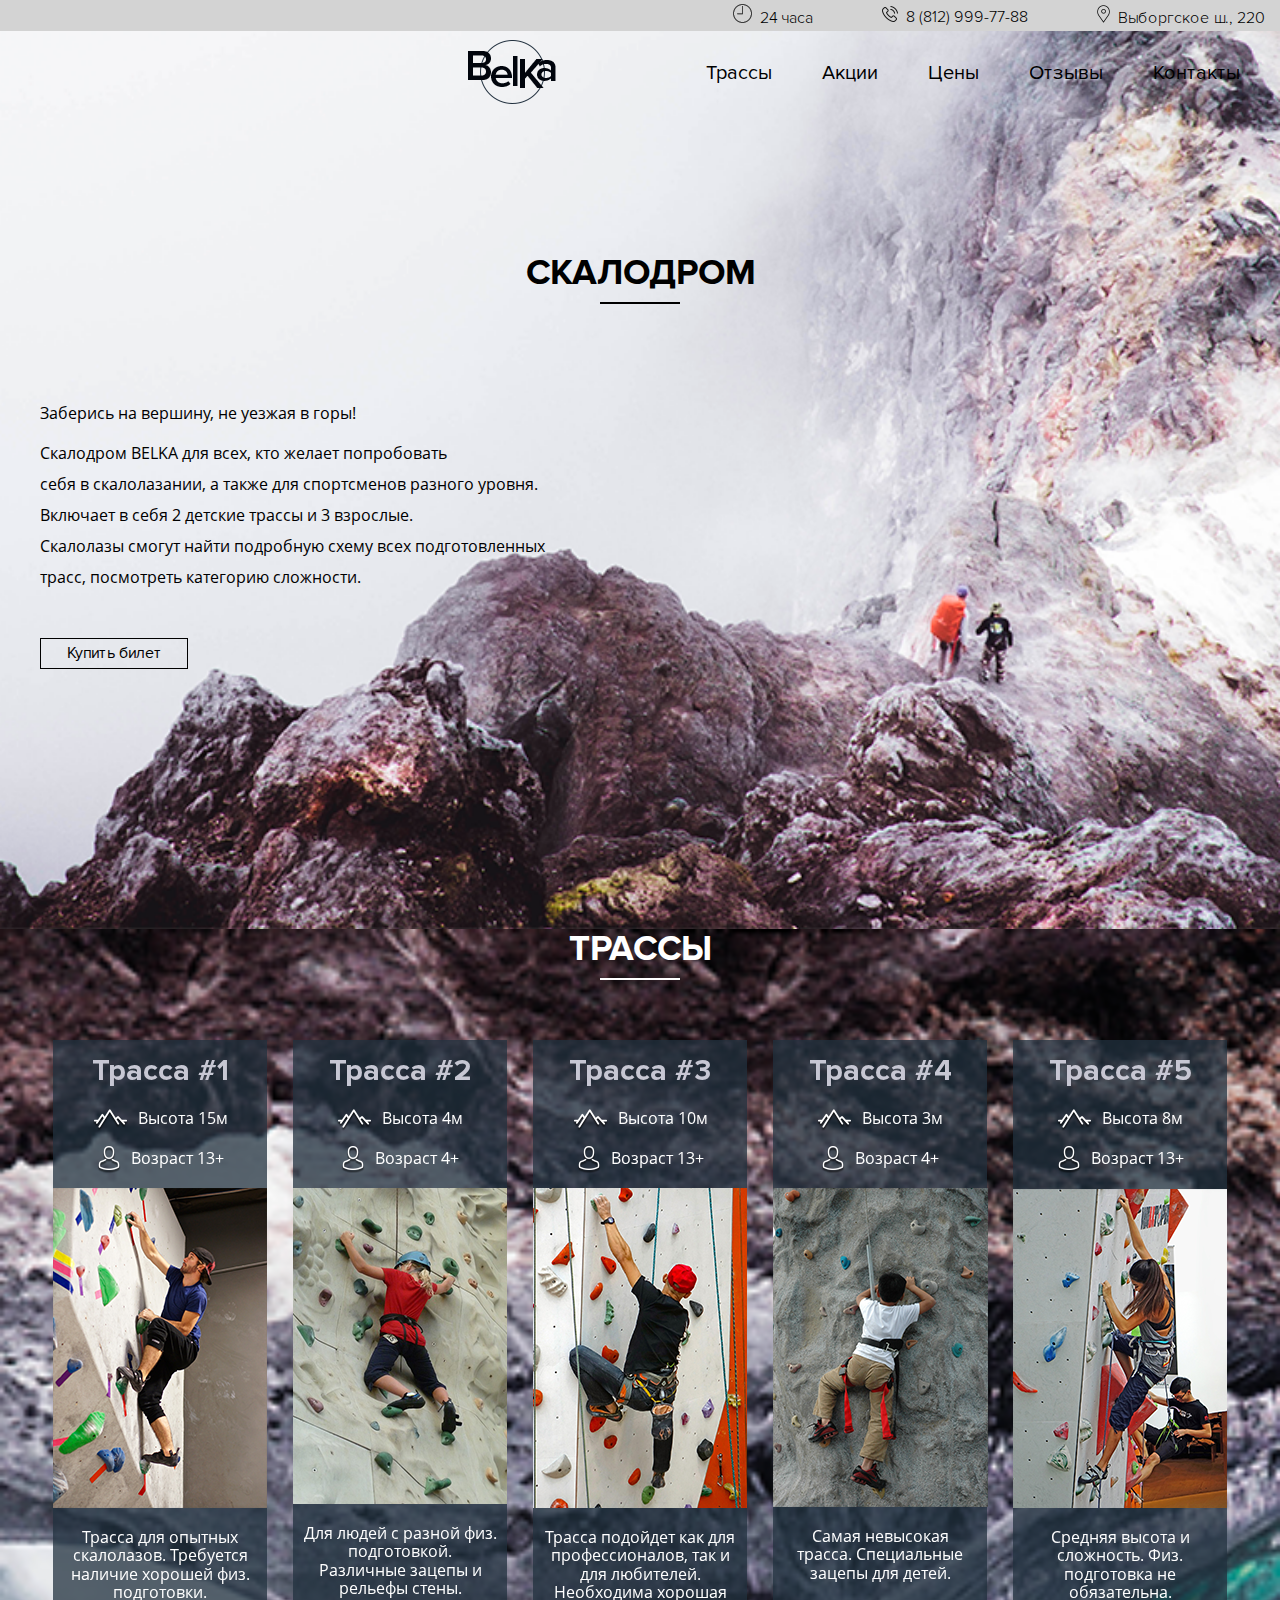
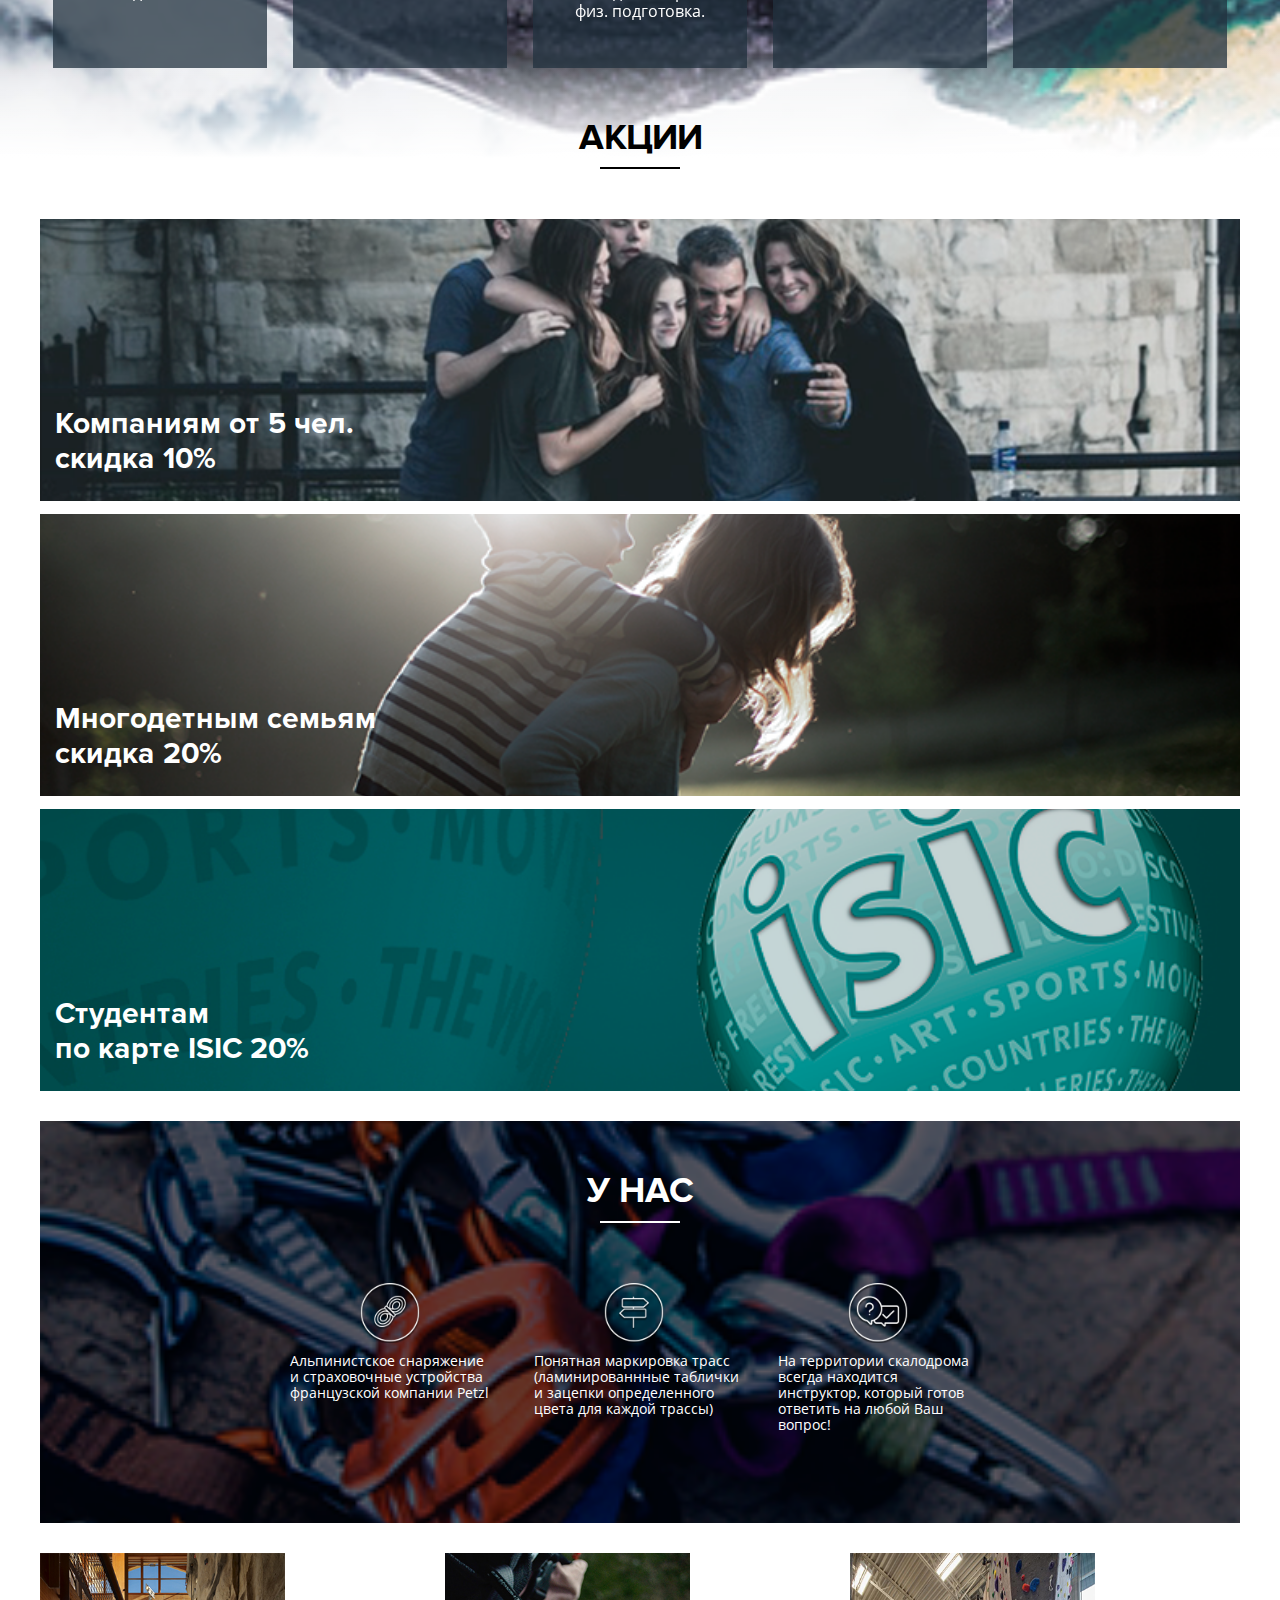
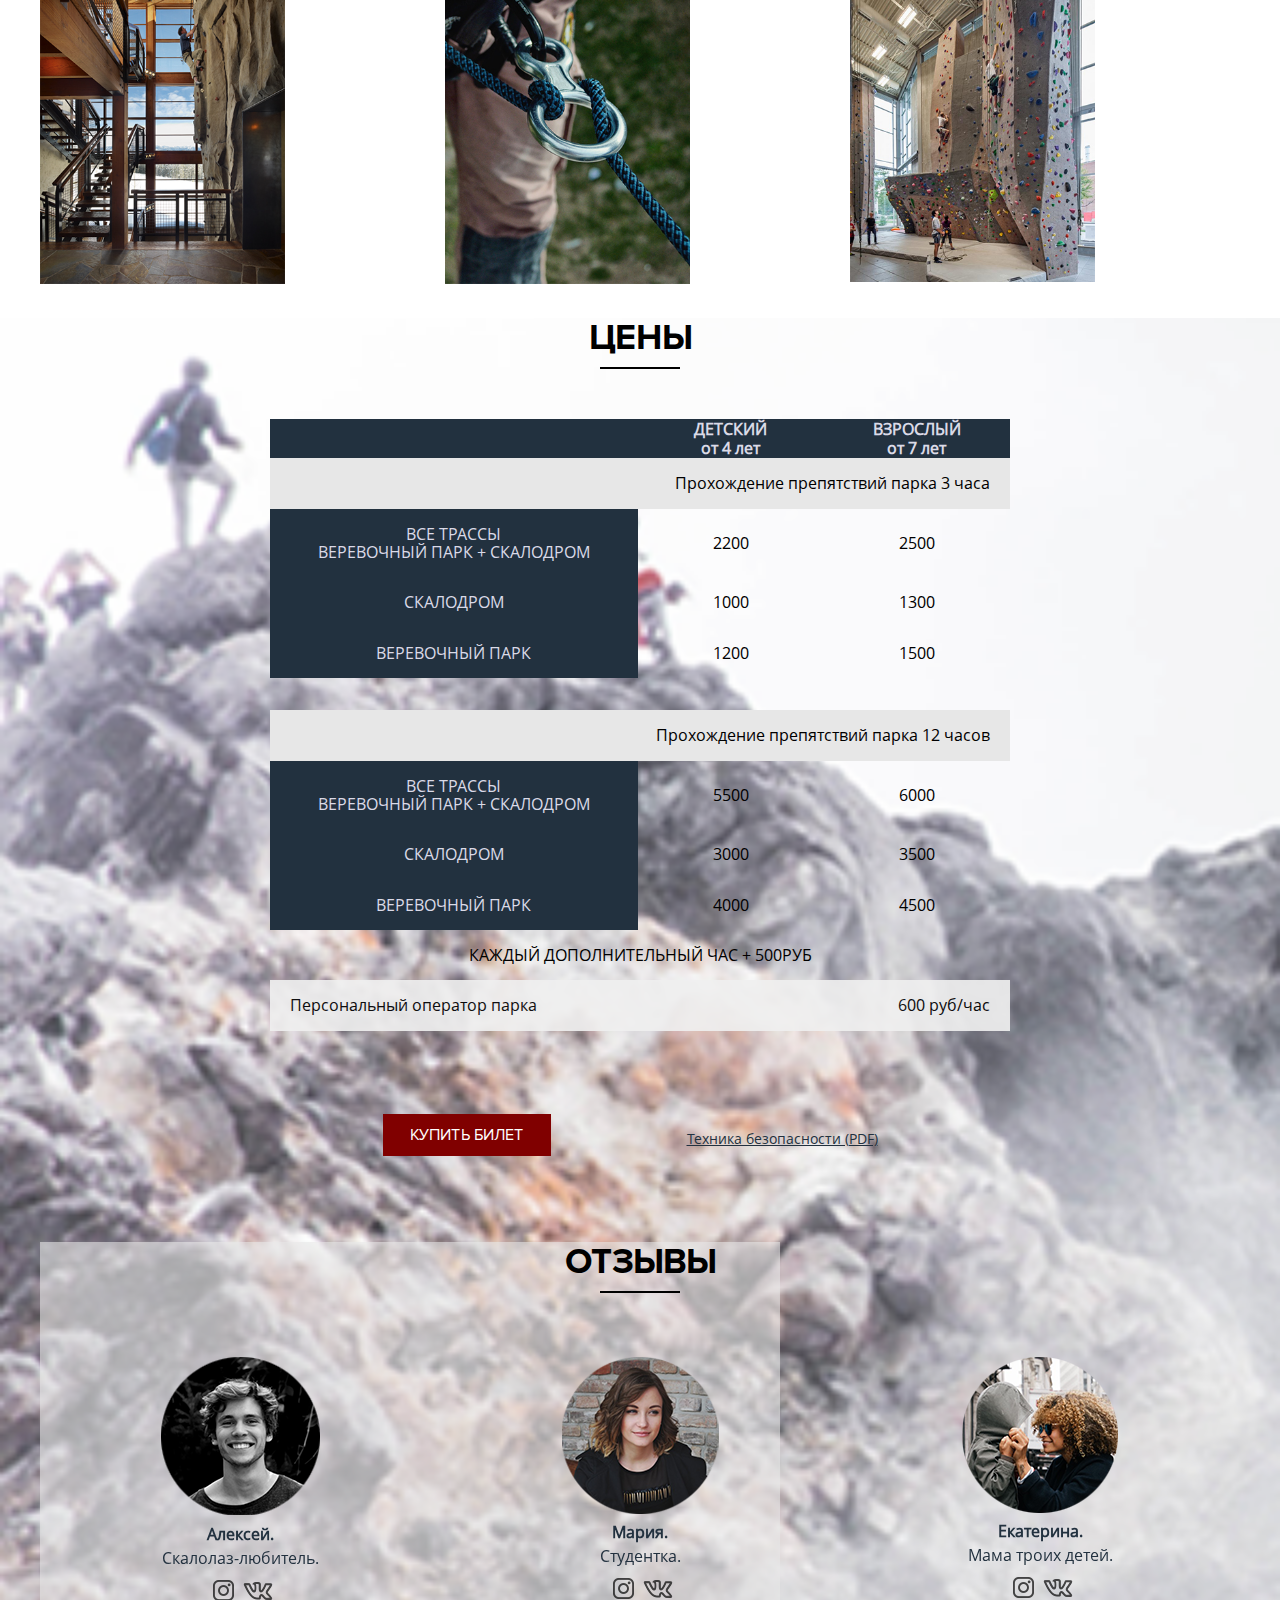
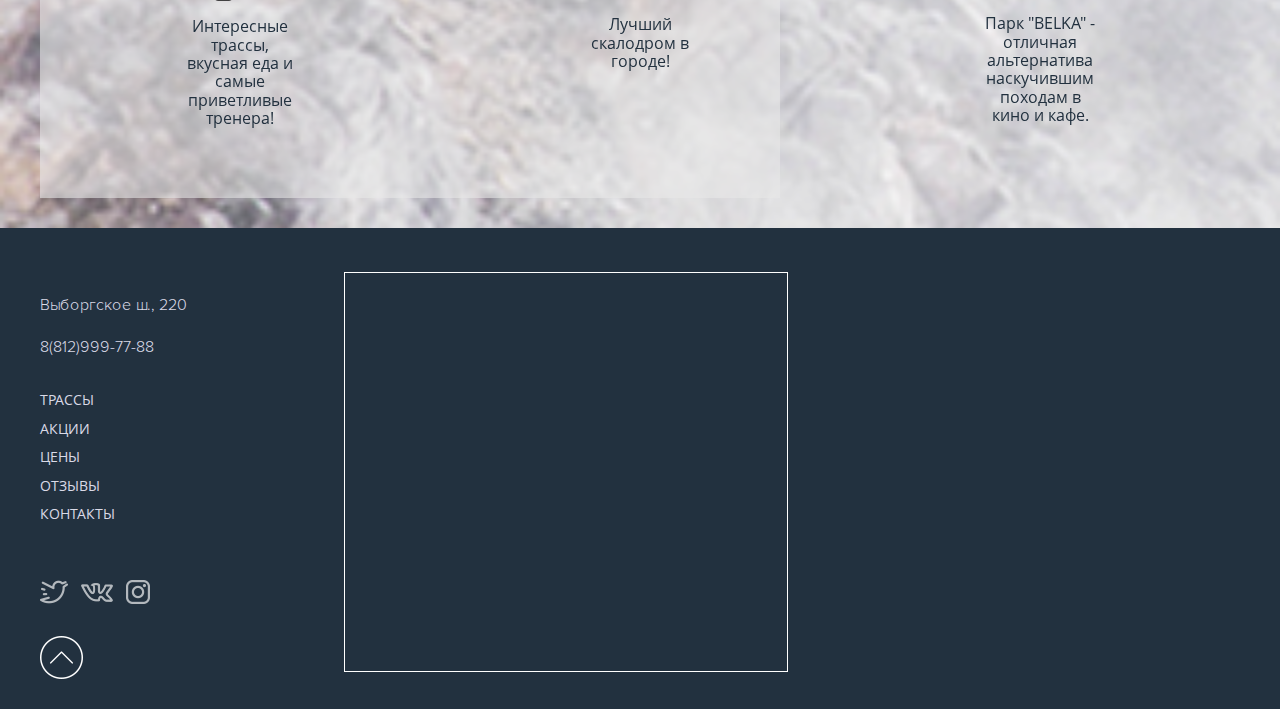
<file: index.html>
<!DOCTYPE html>
<html lang="ru">
<head>
	<meta charset="UTF-8">
	 <!-- адаптивность -->
	<meta name="viewport" content="width=device-width, initial-scale=1">
	<link rel="stylesheet" type="text/css" href="css/normalize.css">
	<link rel="stylesheet" type="text/css" href="css/swiper.min.css">
	<link rel="stylesheet" type="text/css" href="css/styles.css">
	<title>Белка</title>
</head>
<body id="indexBody">
	<header class="page-header" id="header">
		<div class="fast-contacts">
			<ul class="contacts contacts--header">
				<li class="contacts__item contacts__item--icon1">
					24 часа
				</li>
				<li class="contacts__item contacts__item--icon2">
					<a href="tel:#" class="contacts__link">
						8 (812) 999-77-88
					</a>
				</li>
				<li class="contacts__item contacts__item--icon3">
					<a href="#" class="contacts__link">
						Выборгское ш., 220
					</a>
				</li>
			</ul>
			<button class="fast-contacts__burger" id="contactsBurger" onclick="this.classList.toggle('fast-contacts__burger--click');">	
			</button>
		</div>
		<div class="page-header__inner">
			<a href="#" class="logo">
				<img src="img/icons/belka-logo.png" alt="logo">
			</a>
			<a href="#" class="btn page-header__btn">Купить билет</a>
			<nav class="main-nav" id="mainNav">
				<ul class="main-nav__list">
					<li class="main-nav__item">
						<a href="#traces">Трассы</a>
					</li>
					<li class="main-nav__item">
						<a href="#sales">Акции</a>
					</li>
					<li class="main-nav__item">
						<a href="#prices">Цены</a>
					</li>
					<li class="main-nav__item">
						<a href="#reviews">Отзывы</a>
					</li>
					<li class="main-nav__item">
						<a href="#contacts">Контакты</a>
					</li>
					<li class="main-nav__item--320px">
						<ul class="social-networks">
							<li class="social-networks__item">
								<a href="#" class="social-networks__link social-networks__link--twitter"></a>
							</li>
							<li class="social-networks__item">
								<a href="#" class="social-networks__link social-networks__link--vk"></a>
							</li>
							<li class="social-networks__item">
								<a href="#" class="social-networks__link social-networks__link--instagram"></a>
							</li>
						</ul>
					</li>
				</ul>
			</nav>
		</div>

		<section class="promo">
			<div class="promo__inner">
				<h1 class="promo__title">Скалодром</h1>
				<span class="promo__teaser">
					Заберись на вершину, не уезжая в горы!
				</span>
				<p class="promo__text">
					Скалодром BELKA для всех, кто желает попробовать<br>
					себя в скалолазании, а также для спортсменов разного уровня.<br>
					Включает в себя 2 детские трассы и 3 взрослые.<br> Скалолазы смогут найти подробную схему всех подготовленных<br>
					трасс, посмотреть категорию сложности.
				</p>
				<a href="#" class="btn promo__btn">Купить билет</a>
			</div>
		</section>
	</header>
	<section class="traces" id="traces">
		<div class="traces__inner">
			<h2 class="traces__title">Трассы</h2>
			<div class="traces__slider swiper-container">
				<div class="traces__slider-wrapper swiper-wrapper">
					<div class="traces__slider-item swiper-slide">
						<section class="track track--1">
							<header class="track__header">
								<h3 class="track__title">Трасса #1</h3>
								<ul class="track__list">
									<li class="track__list-item track__list-item--height">Высота 15м</li>
									<li class="track__list-item track__list-item--age">Возраст 13+</li>
								</ul>
							</header>
							<div class="track__content">
								<img class="track__img track__img--1" src="img/tracks/track__img1.png" alt="track__img-1">
								<p class="track__text">Трасса для опытных скалолазов. Требуется наличие хорошей физ. подготовки.</p>
							</div>
						</section>
					</div>
					<div class="traces__slider-item swiper-slide">
						<section class="track track--2">
							<header class="track__header">
								<h3 class="track__title">Трасса #2</h3>
								<ul class="track__list">
									<li class="track__list-item track__list-item--height">Высота 4м</li>
									<li class="track__list-item track__list-item--age">Возраст 4+</li>
								</ul>
							</header>
							<div class="track__content">
								<img class="track__img track__img--2" src="img/tracks/track__img2.png" alt="track__img-2">
								<p class="track__text">Для людей с разной физ. подготовкой. Различные зацепы и рельефы стены.</p>
							</div>
						</section>
					</div>
					<div class="traces__slider-item swiper-slide">
						<section class="track track--3">
							<header class="track__header">
								<h3 class="track__title">Трасса #3</h3>
								<ul class="track__list">
									<li class="track__list-item track__list-item--height">Высота 10м</li>
									<li class="track__list-item track__list-item--age">Возраст 13+</li>
								</ul>
							</header>
							<div class="track__content">
								<img class="track__img track__img--3" src="img/tracks/track__img3.png" alt="track__img-3">
								<p class="track__text">Трасса подойдет как для профессионалов, так и для любителей. Необходима хорошая физ. подготовка.</p>
							</div>
						</section>
					</div>
					<div class="traces__slider-item swiper-slide">
						<section class="track track--4">
							<header class="track__header">
								<h3 class="track__title">Трасса #4</h3>
								<ul class="track__list">
									<li class="track__list-item track__list-item--height">Высота 3м</li>
									<li class="track__list-item track__list-item--age">Возраст 4+</li>
								</ul>
							</header>
							<div class="track__content">
								<img class="track__img track__img--4" src="img/tracks/track__img4.png" alt="track__img-4">
								<p class="track__text">Самая невысокая трасса. Специальные зацепы для детей.</p>
							</div>
						</section>
					</div>
					<div class="traces__slider-item swiper-slide">
						<section class="track track--5">
							<header class="track__header">
								<h3 class="track__title">Трасса #5</h3>
								<ul class="track__list">
									<li class="track__list-item track__list-item--height">Высота 8м</li>
									<li class="track__list-item track__list-item--age">Возраст 13+</li>
								</ul>
							</header>
							<div class="track__content">
								<img class="track__img track__img--5" src="img/tracks/track__img5.png" alt="track__img-5" >
								<p class="track__text">Средняя высота и сложность. Физ. подготовка не обязательна.</p>
							</div>
						</section>
					</div>
				</div>
			</div>
		</div>
	</section>

	<section class="sales" id="sales">
		<div class="sales__inner">
			<h2 class="sales__title">Акции</h2>
			<div class="sales__item sales__item--1">
				<p class="sales__text">Компаниям от 5 чел. <br>скидка 10%</p>
			</div>
			<div class="sales__item sales__item--2">
				<p class="sales__text">Многодетным семьям <br>скидка 20%</p>
			</div>
			<div class="sales__item sales__item--3">
				<p class="sales__text">Студентам <br>по карте ISIC 20%</p>
			</div>
		</div>
	</section>

	<section class="about" id="about">
		<div class="about__inner">
			<div class="about__top">
				<h2 class="about__title">У нас</h2>
				<div class="about__wrap-item">
					<div class="about__item about__item--1">
						<p class="about__text">Альпинистское снаряжение и страховочные устройства французской компании Petzl</p>
					</div>
					<div class="about__item about__item--2">
						<p class="about__text">Понятная маркировка трасс (ламинированнные таблички и зацепки определенного цвета для каждой трассы)</p>
					</div>
					<div class="about__item about__item--3">
						<p class="about__text">На территории скалодрома всегда находится инструктор, который готов ответить на любой Ваш вопрос!</p>
					</div>
				</div>
			</div>
		

			<div class="about__bottom">
				<div class="about__slider swiper-container">
					<div class="about__slider-wrapper swiper-wrapper">
						<div class="about__slider-item swiper-slide">
							<img class="about__img" src="img/gallery/gallery-photo-1.jpg" alt="about-img-1">
						</div>
						<div class="about__slider-item swiper-slide">
							<img class="about__img" src="img/gallery/gallery-photo-2.jpg" alt="about-img-2">
						</div>
						<div class="about__slider-item swiper-slide">
							<img class="about__img" src="img/gallery/gallery-photo-3.jpg" alt="about-img-3">
						</div>
					</div>
				</div>
			</div>
		</div>
	</section>
	
	<div class="prices-reviews-wrapper">

		<section class="prices"  id="prices">

				<h2 class="prices__title">Цены</h2>
				<div class="prices__mobile">
					<select class="prices__select" name="" id="">
						<option class="prices__option" selected disabled hidden>Выберите возраст</option>
						<option class="prices__option" value="">Детский от 4 лет</option>
						<option class="prices__option" value="">Взрослый от 7 лет</option>
					</select>
					<select class="prices__select" name="" id="">
						<option class="prices__option" selected disabled hidden>Выберете место</option>
						<option class="prices__option" value="">Все трассы</option>
						<option class="prices__option" value="">Скалодром</option>
						<option class="prices__option" value="">Веревочный парк</option>
					</select>
					<select class="prices__select" name="" id="">
						<option class="prices__option" selected disabled hidden>Выберете длительность</option>
						<option class="prices__option" value="">Прохождение парка за 3 часа</option>
						<option class="prices__option" value="">Прохождение парка за 12 часов</option>
					</select>
					<p class="prices__costs">
						Стоимость абонемента
						<span class="prices__costs-number">0 руб</span>
					</p>
					<p class="prices__per-hour">
						Персональный оператор парка 
						<span class="prices__per-hour-number">600 руб/час</span>
					</p>
					<p class="prices__per-hour">
						Каждый дополнительный час 
						<span class="prices__per-hour-number">500 руб</span>
					</p>
				</div>
			<div class="prices__inner">
				<table class="prices__table">
					<thead class="prices__table-head">
						<tr>
							<th class="prices__table-th"></th>
							<th class="prices__table-th">ДЕТСКИЙ<br> от 4 лет</th>
							<th class="prices__table-th">ВЗРОСЛЫЙ<br> от 7 лет</th>
						</tr>
					</thead>
					<tfoot>
						<tr class="prices__table-extra-time">
							<td colspan="3">каждый дополнительный час + 500руб</td>
						</tr>
						<tr class="prices__table-operator">
							<td>Персональный оператор парка</td>
							<td colspan="2" class="prices__table-operator-price">600 руб/час</td>
						</tr>
					</tfoot>
					<tbody>
						<tr>
							<td colspan="3" class="prices__table-time">Прохождение препятствий парка 3 часа</td>
						</tr>
						<tr>
							<td class="prices__table-col1">Все трассы<br>веревочный парк + скалодром</td>
							<td class="prices__table-price">2200</td>
							<td class="prices__table-price">2500</td>
						</tr>
						<tr>
							<td class="prices__table-col1">Скалодром</td>
							<td class="prices__table-price">1000</td>
							<td class="prices__table-price">1300</td>
						</tr>
						<tr>
							<td class="prices__table-col1">Веревочный парк</td>
							<td class="prices__table-price">1200</td>
							<td class="prices__table-price">1500</td>
						</tr>
						<tr><td></td></tr>
					</tbody>
					<tbody>
						<tr>
							<td colspan="3" class="prices__table-time">Прохождение препятствий парка 12 часов</td>
						</tr>
						<tr>
							<td class="prices__table-col1">Все трассы<br> веревочный парк + скалодром</td>
							<td class="prices__table-price">5500</td>
							<td class="prices__table-price">6000</td>
						</tr>
						<tr>
							<td class="prices__table-col1">Скалодром</td>
							<td class="prices__table-price">3000</td>
							<td class="prices__table-price">3500</td>
						</tr>
						<tr>
							<td class="prices__table-col1">Веревочный парк</td>
							<td class="prices__table-price">4000</td>
							<td class="prices__table-price">4500</td>
						</tr>
					</tbody>
				</table>
				<div class="prices__form-wrapper">
					<form class="prices__form" action="">			
						<button class="prices__btn">Купить билет</button>
					</form>
					<a href="#" class="prices__secure-pdf">Техника безопасности (PDF)</a>
				</div>
			</div>
		</section>

		<section class="reviews" id="reviews">
			<div class="reviews__inner">
				<h2 class="reviews__title">Отзывы</h2>
				<div class="reviews__slider swiper-container">
					<div class="reviews__slider-wrapper swiper-wrapper">
					<div class="reviews__slider-item swiper-slide">
						<section class="comment">

								<img src="img/comment-photo-1.png" alt="comment__img-1" class="comment__img">
								<h3 class="comment__name">Алексей.</h3>
								<span class="comment__personality">Скалолаз-любитель.</span>
								<ul class="comment__list">
									<li class="comment__list-item">
										<a href="#" class="comment__link comment__link--instagram"></a>
									</li>
									<li class="comment__list-item">
										<a href="#" class="comment__link comment__link--vk"></a>
									</li>
								</ul>
								<blockquote class="comment__quote">Интересные трассы, вкусная еда и самые приветливые тренера!</blockquote>
						</section>
					</div>

					<div class="reviews__slider-item swiper-slide">
						<section class="comment">
							<img src="img/comment-photo-2.png" alt="comment__img-2" class="comment__img">
							<h3 class="comment__name">Мария.</h3>
							<span class="comment__personality">Студентка.</span>
							<ul class="comment__list">
								<li class="comment__list-item">
									<a href="#" class="comment__link comment__link--instagram"></a>
								</li>
								<li class="comment__list-item">
									<a href="#" class="comment__link comment__link--vk"></a>
								</li>
							</ul>
							<blockquote class="comment__quote">Лучший скалодром в городе!</blockquote>
						</section>
					</div>
						

					<div class="reviews__slider-item swiper-slide">
						<section class="comment">
							<img src="img/comment-photo-3.png" alt="comment__img-3" class="comment__img">
							<h3 class="comment__name">Екатерина.</h3>
							<span class="comment__personality">Мама троих детей.</span>
							<ul class="comment__list">
								<li class="comment__list-item">
									<a href="#" class="comment__link comment__link--instagram"></a>
								</li>
								<li class="comment__list-item">
									<a href="#" class="comment__link comment__link--vk"></a>
								</li>
							</ul>
							<blockquote class="comment__quote">Парк "BELKA" - отличная альтернатива наскучившим походам в кино и кафе.</blockquote>
						</section>
					</div>
					</div>
				</div>
			</div>
		</section>

	</div>
	
	<footer class="page-footer">
		<iframe class="map-mobile" src="" frameborder="0"></iframe>
		<div class="page-footer__inner">
			<div class="page-footer__left">
				<ul class="contacts contacts--footer" id="contacts">
					<li class="contacts__item contacts__item--icon3">
						<a href="#" class="contacts__link">Выборгское ш., 220</a>
					</li>
					<li class="contacts__item contacts__item--icon2">
						<a href="tel:#" class="contacts__link">8(812)999-77-88</a>
					</li>
				</ul>
			
	
				<nav class="page-footer-nav">
					<ul class="page-footer-nav__list">
						<li class="page-footer-nav__item">
							<a href="#traces" class="page-footer-nav__link">Трассы</a>
						</li>
						<li class="page-footer-nav__item">
							<a href="#sales" class="page-footer-nav__link">Акции</a>
						</li>
						<li class="page-footer-nav__item">
							<a href="#prices" class="page-footer-nav__link">Цены</a>
						</li>
						<li class="page-footer-nav__item">
							<a href="#reviews" class="page-footer-nav__link">Отзывы</a>
						</li>
						<li class="page-footer-nav__item">
							<a href="#contacts" class="page-footer-nav__link">Контакты</a>
						</li>
					</ul>
				</nav>
	
			
				<ul class="social-networks">
					<li class="social-networks__item">
						<a href="#" class="social-networks__link social-networks__link--twitter"></a>
					</li>
					<li class="social-networks__item">
						<a href="#" class="social-networks__link social-networks__link--vk"></a>
					</li>
					<li class="social-networks__item">
						<a href="#" class="social-networks__link social-networks__link--instagram"></a>
					</li>
				</ul>
	
				<a href="#header" class="up-btn"></a>
			</div>

			<div class="page-footer__right">
				<iframe class="map-desktop" src="" frameborder="0">
					<!-- map -->
				</iframe>
			</div>

		</div>
	</footer>

	<script src="js/swiper.min.js" type="text/javascript"></script>
	<script src="js/swiper-init.js" type="text/javascript"></script>
	<script src="js/main.js" type="text/javascript"></script>
</body>
</html>
</file>
<file: css/styles.css>
@font-face {
  font-family: 'PrNovaReg';
  src: url(../fonts/proximanova/ProximaNova-Regular.eot) format("eot");
  src: url(../fonts/proximanova/ProximaNova-Regular.ttf) format("ttf");
  src: url(../fonts/proximanova/ProximaNova-Regular.woff) format("woff");
  font-weight: normal; }

@font-face {
  font-family: 'PrNovaBold';
  src: url(../fonts/proximanova/ProximaNova-Bold.eot) format("eot");
  src: url(../fonts/proximanova/ProximaNova-Bold.ttf) format("ttf");
  src: url(../fonts/proximanova/ProximaNova-Bold.woff) format("woff");
  font-weight: bold; }

@font-face {
  font-family: 'PrNovaLight';
  src: url(../fonts/proximanova/ProximaNova-Light.eot) format("eot");
  src: url(../fonts/proximanova/ProximaNova-Light.ttf) format("ttf");
  src: url(../fonts/proximanova/ProximaNova-Light.woff) format("woff");
  font-weight: light; }

@font-face {
  font-family: 'OpenSansReg';
  src: url(../fonts/opensans/OpenSans-Regular.eot) format("eot");
  src: url(../fonts/opensans/OpenSans-Regular.ttf) format("ttf");
  src: url(../fonts/opensans/OpenSans-Regular.woff) format("woff");
  font-weight: normal; }

a {
  color: #000;
  text-decoration: none; }

ul {
  margin: 0px 0px;
  padding-left: 0px;
  list-style-type: none; }

h1, h2 {
  text-transform: uppercase; }

.btn {
  display: block;
  width: 146px;
  padding-top: 5px;
  padding-bottom: 5px;
  font-family: 'PrNovaReg';
  font-size: 16px;
  text-align: center; }

/*320*/
[class*="__inner"] {
  width: 320px;
  margin: 0 auto;
  padding-left: 14px;
  padding-right: 14px;
  box-sizing: border-box; }

.contacts {
  font-family: 'PrNovaLight';
  font-size: 16px; }
  .contacts--header {
    display: inline-block; }
    .contacts--header .contacts__item {
      display: inline-block;
      vertical-align: middle;
      margin-bottom: 4px; }
      .contacts--header .contacts__item--icon1 {
        display: none; }
      .contacts--header .contacts__item--icon2 .contacts__link:before {
        content: '';
        display: inline-block;
        width: 16px;
        height: 16px;
        vertical-align: baseline;
        margin-left: 10px;
        margin-right: 4px;
        margin-top: 4px;
        background-image: url("../img/icons/contacts__item--phone.png");
        background-size: cover; }
      .contacts--header .contacts__item--icon3 {
        display: none; }
  .contacts--footer .contacts__item {
    display: block; }
  .contacts--footer .contacts__link {
    color: #dadae7; }

.fast-contacts {
  position: fixed;
  z-index: 4;
  top: 0;
  width: 100%;
  background-color: lightgrey;
  vertical-align: middle; }
  .fast-contacts__burger {
    display: block;
    width: 25px;
    height: 25px;
    margin-right: 5px;
    float: right;
    background-image: url("../img/icons/Burger.png");
    background-repeat: no-repeat;
    background-position: center;
    background-color: transparent;
    border: none;
    -webkit-transform: rotate(0deg);
    -moz-transform: rotate(0deg);
    transform: rotate(0deg);
    transition: transform .1s; }
  .fast-contacts__burger--click {
    -webkit-transform: rotate(90deg);
    -moz-transform: rotate(90deg);
    transform: rotate(90deg); }

.page-header {
  background-image: url("../img/320/header_bg.png");
  background-size: cover;
  background-position: center bottom; }
  .page-header__btn {
    display: none; }

.logo {
  display: none; }

.main-nav {
  display: none; }

.main-nav--show {
  display: block;
  position: fixed;
  top: 40px;
  width: 300px;
  background-color: #e9e9f1; }

.promo {
  padding-top: 120px;
  padding-bottom: 260px; }
  .promo__title {
    font-family: 'PrNovaBold';
    font-size: 36px;
    text-align: center;
    margin-bottom: 100px; }
    .promo__title:after {
      content: '';
      display: block;
      width: 80px;
      padding-top: 8px;
      margin: 0 auto;
      border-bottom: 2px solid #000; }
  .promo__teaser {
    padding-right: 130px;
    font-family: 'OpenSansReg';
    font-size: 16px; }
  .promo__text {
    display: none; }
  .promo__btn {
    margin-top: 45px;
    border: 1px solid #000; }

.traces {
  padding-bottom: 80px;
  background-image: linear-gradient(to bottom, transparent 85%, #fff), url("../img/320/traces_bg.png");
  background-size: cover;
  background-position: center top; }
  .traces__title {
    color: #fff;
    font-family: 'PrNovaBold';
    font-size: 36px;
    text-align: center;
    margin-top: 0px;
    margin-bottom: 50px; }
    .traces__title:after {
      content: '';
      display: block;
      width: 80px;
      padding-top: 8px;
      margin: 0 auto;
      border-bottom: 2px solid #fff; }

.track {
  position: relative;
  width: 214px;
  height: 350px;
  margin: 10px auto;
  padding-top: 14px;
  padding-bottom: 54px;
  text-align: center;
  background-size: cover;
  background-position: center; }
  .track:after {
    content: '';
    left: 0px;
    top: 0px;
    position: absolute;
    width: 100%;
    height: 100%;
    background-color: #22313f;
    opacity: .75;
    z-index: 1; }
  .track--1 {
    background-image: url("../img/tracks/track__img1.png"); }
  .track--2 {
    background-image: url("../img/tracks/track__img2.png"); }
  .track--3 {
    background-image: url("../img/tracks/track__img3.png"); }
  .track--4 {
    background-image: url("../img/tracks/track__img4.png"); }
  .track--5 {
    background-image: url("../img/tracks/track__img5.png"); }
  .track__header {
    position: relative;
    z-index: 2;
    margin-bottom: 70px; }
  .track__title {
    margin-top: 0;
    margin-bottom: 20px;
    color: #c7c7d3;
    font-family: 'PrNovaBold';
    font-size: 30px;
    text-align: center; }
  .track__list {
    color: #fff;
    font-family: 'OpenSansReg';
    font-size: 16px; }
    .track__list-item {
      padding-bottom: 15px; }
      .track__list-item:before {
        vertical-align: middle; }
      .track__list-item--height:before {
        content: '';
        display: inline-block;
        width: 35px;
        height: 22px;
        margin-right: 10px;
        background-image: url("../img/icons/icon-rocks.png");
        background-size: cover; }
      .track__list-item--age:before {
        content: '';
        display: inline-block;
        width: 24px;
        height: 27px;
        margin-right: 10px;
        background-image: url("../img/icons/icon-age.png");
        background-size: cover; }
  .track__content {
    position: relative;
    z-index: 2; }
  .track__img {
    display: none; }
  .track__text {
    margin-left: 10px;
    margin-right: 10px;
    color: #fff;
    font-family: 'OpenSansReg';
    font-size: 16px; }

.sales {
  margin-bottom: 30px; }
  .sales__title {
    margin-top: -40px;
    margin-bottom: 50px;
    color: #000;
    font-family: 'PrNovaBold';
    font-size: 36px;
    text-align: center; }
    .sales__title:after {
      content: '';
      display: block;
      width: 80px;
      padding-top: 8px;
      margin: 0 auto;
      border-bottom: 2px solid #000; }
  .sales__item {
    width: 293px;
    padding-left: 15px;
    padding-right: 15px;
    padding-top: 188px;
    padding-bottom: 25px;
    margin-bottom: 13px;
    background-size: cover;
    background-position: center; }
    .sales__item--1 {
      background-image: url("../img/320/sales__item_bg1.png"); }
    .sales__item--2 {
      background-image: url("../img/320/sales__item_bg2.png"); }
    .sales__item--3 {
      background-image: url("../img/320/sales__item_bg3.png"); }
  .sales__text {
    margin-top: 0;
    margin-bottom: 0;
    color: #fff;
    font-family: 'PrNovaBold';
    font-size: 24px; }

.about__top {
  padding-left: 15px;
  padding-right: 15px;
  padding-top: 50px;
  padding-bottom: 50px;
  width: 293px;
  margin-bottom: 30px;
  background-image: url("../img/320/about_bg.png");
  background-size: cover;
  background-position: center; }

.about__title {
  color: #fff;
  font-family: 'PrNovaBold';
  font-size: 36px;
  text-align: center;
  margin-top: 0px;
  margin-bottom: 50px; }
  .about__title:after {
    content: '';
    display: block;
    width: 80px;
    padding-top: 8px;
    margin: 0 auto;
    border-bottom: 2px solid #fff; }

.about__wrap-item {
  width: 100%; }

.about__item {
  display: inline-block;
  margin-bottom: 40px; }
  .about__item:before {
    content: '';
    display: inline-block;
    width: 60px;
    height: 60px;
    background-size: cover; }
  .about__item--1:before {
    background-image: url("../img/icons/icon-outfit.png"); }
  .about__item--2:before {
    background-image: url("../img/icons/icon-tracks.png"); }
  .about__item--3:before {
    background-image: url("../img/icons/icon-help.png"); }

.about__text {
  display: inline-block;
  vertical-align: top;
  margin-top: 0;
  margin-bottom: 0;
  width: 205px;
  color: #fff;
  font-family: 'OpenSansReg';
  font-size: 14px; }

.about__bottom {
  width: 218px;
  margin: 30px auto; }

.about__img {
  margin: auto;
  width: 217px; }

.prices-reviews-wrapper {
  padding-bottom: 30px;
  background-image: url("../img/320/prices-reviews_bg.png");
  background-size: cover;
  background-position: center; }

.prices {
  margin-bottom: 21px; }
  .prices__title {
    color: #000;
    font-family: 'PrNovaBold';
    font-size: 36px;
    text-align: center;
    margin-top: 0px;
    margin-bottom: 50px; }
    .prices__title:after {
      content: '';
      display: block;
      width: 80px;
      padding-top: 8px;
      margin: 0 auto;
      border-bottom: 2px solid #000; }
  .prices__table {
    display: none; }
  .prices__select {
    display: block;
    width: 100%;
    padding-top: 18px;
    padding-bottom: 18px;
    font-family: 'OpenSansReg';
    font-size: 16px;
    text-align: center;
    border: none;
    border-top: 1px solid #000;
    appearance: none;
      appearance--webkit-appearance: none;
    -moz-appearance: none;
    background-color: transparent; }
    .prices__select:focus {
      color: red; }
  .prices__costs {
    margin-top: 0;
    margin-bottom: 10px;
    padding-top: 18px;
    padding-bottom: 18px;
    padding-left: 12px;
    padding-right: 12px;
    font-family: 'OpenSansReg';
    font-size: 16px;
    background-color: #e7e7e7; }
    .prices__costs-number {
      float: right; }
  .prices__per-hour {
    margin-top: 0;
    margin-bottom: 0;
    padding-left: 12px;
    padding-right: 12px;
    text-transform: uppercase;
    font-family: 'OpenSansReg';
    font-size: 10px; }
    .prices__per-hour-number {
      float: right; }
  .prices__form {
    width: 300px;
    margin-top: 12px;
    margin-bottom: 24px;
    box-sizing: border-box;
    overflow: hidden; }
  .prices__btn {
    display: block;
    margin: 0 auto;
    color: #fefefe;
    font-family: 'PrNovaReg';
    font-size: 16px;
    text-transform: uppercase;
    background-color: #800000;
    border: none;
    cursor: pointer;
    padding-top: 12px;
    padding-bottom: 12px;
    padding-left: 27px;
    padding-right: 27px; }
  .prices__secure-pdf {
    display: block;
    margin: 0 auto;
    color: #22313f;
    font-family: 'OpenSansReg';
    font-size: 14px;
    text-decoration: underline;
    text-align: center; }

.reviews {
  margin: 0 auto;
  padding-top: 36px; }
  .reviews__inner {
    position: relative;
    z-index: 2; }
    .reviews__inner:before {
      content: '';
      position: absolute;
      top: 0px;
      margin: 0 auto;
      width: 300px;
      height: 100%;
      z-index: 1;
      background-color: #e7e7e7;
      opacity: .6; }
  .reviews__slider {
    width: 100%; }
  .reviews__title {
    color: #000;
    font-family: 'PrNovaBold';
    font-size: 36px;
    text-align: center;
    margin-top: 0px;
    margin-bottom: 50px;
    z-index: 2;
    position: relative; }
    .reviews__title:after {
      content: '';
      display: block;
      width: 80px;
      padding-top: 8px;
      margin: 0 auto;
      border-bottom: 2px solid #000; }

.comment {
  padding-top: 14px;
  padding-bottom: 54px;
  text-align: center; }
  .comment__img {
    margin: auto; }
  .comment__name {
    color: #22313f;
    font-family: 'OpenSansReg';
    font-size: 16px;
    margin-top: 5px;
    margin-bottom: 5px; }
  .comment__personality {
    color: #22313f;
    font-family: 'OpenSansReg';
    font-size: 16px; }
  .comment__list {
    margin-top: 12px; }
    .comment__list-item {
      display: inline-block;
      vertical-align: middle; }
  .comment__link {
    display: block;
    background-size: cover;
    background-position: center;
    margin-left: 5px; }
    .comment__link--instagram {
      width: 21px;
      height: 21px;
      background-image: url("../img/icons/feedback-insta-icon.png"); }
    .comment__link--vk {
      width: 30px;
      height: 18px;
      background-image: url("../img/icons/feedback-vk-icon.png"); }
  .comment__quote {
    color: #22313f;
    font-family: 'OpenSansReg';
    font-size: 16px; }

.page-footer {
  background-color: #22313f;
  padding-bottom: 30px; }
  .page-footer .up-btn {
    float: right;
    display: block;
    width: 43px;
    height: 43px;
    background-image: url("../img/icons/up-btn.png"); }
  .page-footer__right {
    display: none; }
  .page-footer-nav__list {
    margin-top: 20px;
    margin-bottom: 20px; }
  .page-footer-nav__item {
    margin-bottom: 10px; }
  .page-footer-nav__link {
    color: #dadae7;
    text-transform: uppercase;
    font-family: 'OpenSansReg';
    font-size: 14px; }

.social-networks {
  display: inline-block;
  width: 50%; }
  .social-networks__item {
    margin-right: 9px;
    display: inline-block;
    vertical-align: middle; }
  .social-networks__link {
    display: block; }
    .social-networks__link--twitter {
      width: 28px;
      height: 24px;
      background-image: url("../img/icons/footer__twitter-icon.png"); }
    .social-networks__link--vk {
      width: 32px;
      height: 19px;
      background-image: url("../img/icons/footer__vk-icon.png"); }
    .social-networks__link--instagram {
      width: 24px;
      height: 24px;
      background-image: url("../img/icons/footer__instagram-icon.png"); }

/*768*/
@media only screen and (min-width: 768px) {
  [class*="__inner"] {
    width: 768px;
    margin: 0 auto;
    padding-left: 0px;
    padding-right: 0px;
    box-sizing: border-box; }
  .fast-contacts {
    text-align: right; }
    .fast-contacts__burger {
      display: none; }
  .contacts--header {
    display: inline-block; }
    .contacts--header .contacts__item {
      display: inline-block;
      vertical-align: middle;
      margin-left: 55px; }
      .contacts--header .contacts__item--icon1 {
        display: inline-block; }
        .contacts--header .contacts__item--icon1:before {
          content: '';
          display: inline-block;
          width: 19px;
          height: 19px;
          vertical-align: baseline;
          margin-left: 10px;
          margin-right: 4px;
          margin-top: 4px;
          background-image: url("../img/icons/contacts__item--time.png");
          background-size: cover; }
      .contacts--header .contacts__item--icon3 {
        display: inline-block;
        margin-right: 15px; }
        .contacts--header .contacts__item--icon3:before {
          content: '';
          display: inline-block;
          width: 13px;
          height: 18px;
          vertical-align: baseline;
          margin-left: 10px;
          margin-right: 4px;
          margin-top: 4px;
          background-image: url("../img/icons/contacts__item--place.png");
          background-size: cover; }
  .promo__teaser {
    display: block;
    text-align: left; }
  .promo__text {
    display: block;
    font-family: 'OpenSansReg';
    font-size: 16px;
    line-height: 31px;
    text-align: left; }
  .page-header {
    background-image: url("../img/768/header_bg.png");
    background-size: cover;
    background-position: center bottom;
    padding-top: 40px;
    text-align: right; }
    .page-header .logo {
      display: inline-block;
      vertical-align: middle; }
    .page-header .main-nav {
      display: inline-block;
      vertical-align: middle;
      margin-left: 100px; }
      .page-header .main-nav__list {
        display: inline-block; }
      .page-header .main-nav__item {
        display: inline-block;
        box-sizing: border-box;
        font-family: 'PrNovaReg';
        font-size: 20px;
        margin-left: 46px;
        border-bottom: 1px solid transparent; }
        .page-header .main-nav__item:hover {
          border-bottom: 1px solid black; }
        .page-header .main-nav__item--320px {
          display: none; }
  .traces {
    background-image: linear-gradient(to bottom, transparent 85%, #fff), url("../img/320/traces_bg.png"); }
  .track {
    height: 560px; }
    .track__img {
      display: inline; }
    .track:after {
      height: 100%; }
    .track__header {
      margin-bottom: 0px; }
    .track--1, .track--2, .track--3, .track--4, .track--5 {
      background-image: none; }
  .sales__item {
    width: 100%;
    box-sizing: border-box; }
    .sales__item--1 {
      background-image: url("../img/768/sales__item_bg1.png"); }
    .sales__item--2 {
      background-image: url("../img/768/sales__item_bg2.png"); }
    .sales__item--3 {
      background-image: url("../img/768/sales__item_bg3.png"); }
  .sales__text {
    font-size: 30px; }
  .about__top {
    width: 100%;
    box-sizing: border-box; }
  .about__wrap-item {
    width: 700px;
    margin: 0 auto; }
  .about__item {
    width: 200px; }
    .about__item:before {
      display: block;
      margin: 10px auto; }
    .about__item--2 {
      margin-left: 40px; }
    .about__item--3 {
      margin-left: 40px; }
  .about__bottom {
    width: 100%; }
  .about__img {
    width: 245px; }
  .prices__mobile {
    display: none; }
  .prices__table {
    width: 740px;
    margin: 0 auto;
    display: block;
    border-collapse: collapse;
    font-family: 'OpenSansReg';
    font-size: 16px; }
    .prices__table-head {
      color: #dadae7;
      background-color: #22313f; }
    .prices__table-extra-time {
      text-align: center;
      text-transform: uppercase; }
    .prices__table-operator {
      background-color: #f0f0f0;
      opacity: 91%; }
      .prices__table-operator td {
        padding-left: 20px;
        padding-right: 20px; }
      .prices__table-operator-price {
        text-align: right; }
    .prices__table-th {
      text-align: center; }
    .prices__table-time {
      text-align: right;
      background-color: #e7e7e7;
      padding-right: 20px; }
    .prices__table-col1 {
      width: 370px;
      color: #dadae7;
      background-color: #22313f;
      text-align: center;
      text-transform: uppercase;
      box-sizing: border-box; }
    .prices__table-price {
      width: 185px;
      text-align: center; }
    .prices__table td {
      padding-top: 16px;
      padding-bottom: 16px; }
  .prices__form {
    display: inline-block;
    margin-top: 83px; }
    .prices__form-wrapper {
      width: 515px;
      margin: 0 auto; }
  .prices__secure-pdf {
    display: inline-block;
    vertical-align: top;
    margin-top: 100px; }
  .prices__btn {
    margin-left: 0; }
  .reviews__inner:before {
    width: 740px; }
  .comment {
    width: 200px;
    margin: 0 auto;
    box-sizing: border-box; }
  .page-footer__inner {
    padding-top: 44px; }
  .page-footer__left {
    display: inline-block;
    width: 300px;
    vertical-align: top; }
    .page-footer__left .contacts__item {
      margin-top: 24px; }
  .page-footer__right {
    display: inline-block; }
  .page-footer .up-btn {
    float: none;
    margin-top: 32px; }
  .page-footer .map-mobile {
    display: none; }
  .page-footer .map-desktop {
    width: 444px;
    height: 400px;
    box-sizing: border-box;
    border: 1px solid white; }
  .page-footer-nav {
    margin-top: 35px; }
  .page-footer .social-networks {
    margin-top: 37px; } }

/*1200*/
@media only screen and (min-width: 1200px) {
  [class*="__inner"] {
    width: 1200px;
    margin: 0 auto; } }
</file>
